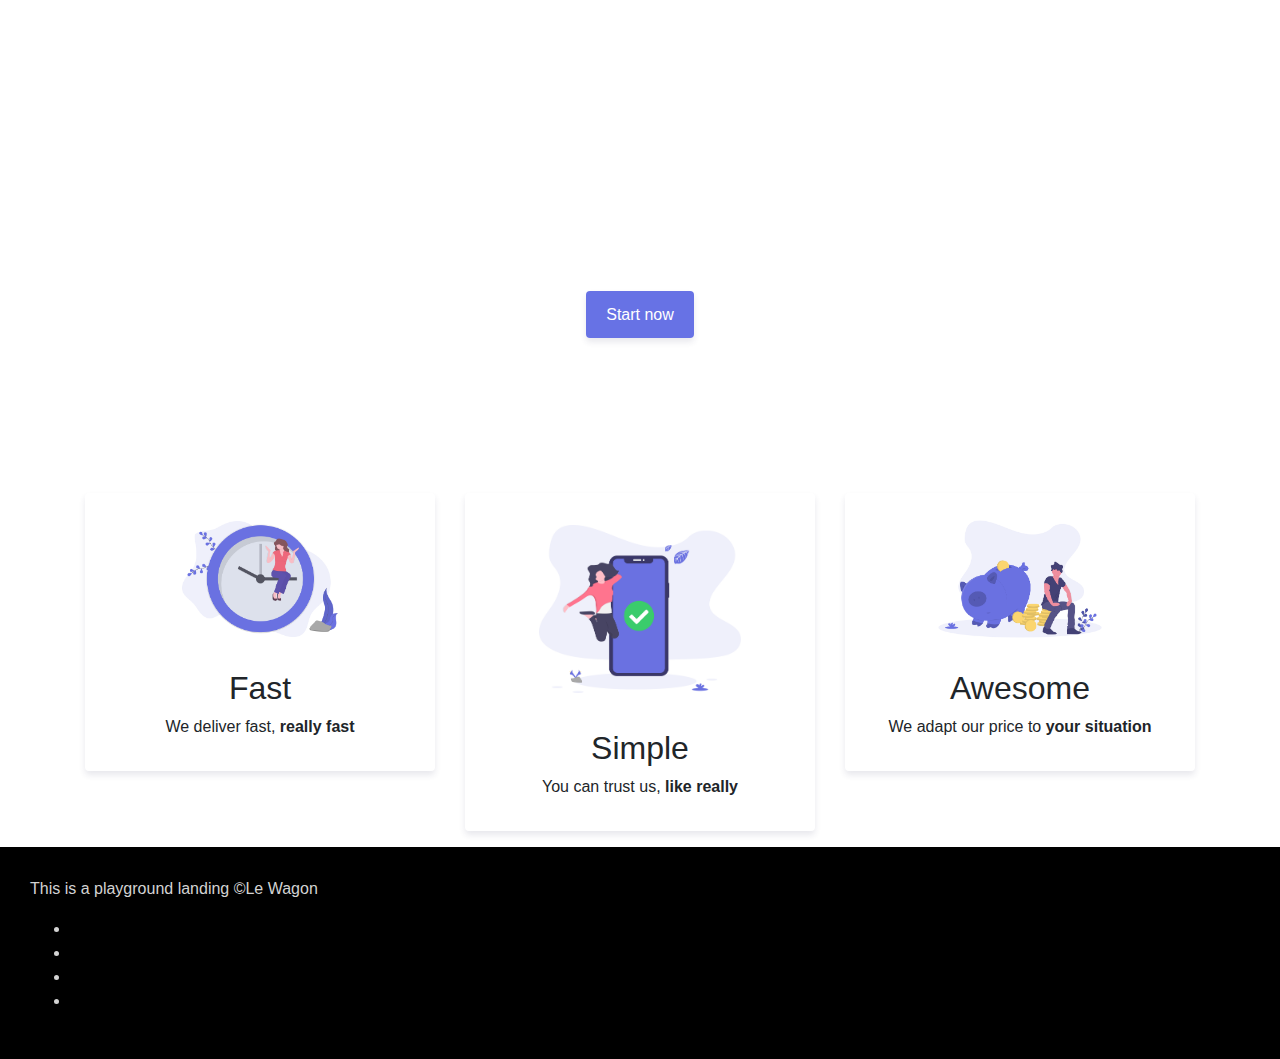
<file: index.html>
<html>
  <head>
    <meta charset="utf-8">
     <link href='style.css' rel='stylesheet'>
     <link href="https://fonts.googleapis.com/css?family=Merriweather" rel="stylesheet">
     <link rel="stylesheet" href="https://use.fontawesome.com/releases/v5.7.2/css/all.css" integrity="sha384-fnmOCqbTlWIlj8LyTjo7mOUStjsKC4pOpQbqyi7RrhN7udi9RwhKkMHpvLbHG9Sr" crossorigin="anonymous">
     <meta http-equiv="X-UA-Compatible" content="IE=edge">
  <meta name="viewport" content="width=device-width, initial-scale=1">
  <link rel="stylesheet" href="https://stackpath.bootstrapcdn.com/bootstrap/4.1.3/css/bootstrap.min.css">
<title>My playground landing</title>
</head>
 
 <body>
  	<div id="banner">
    <h1>My Product</h1>
    <p>Here you describe your value proposition...</p>
    <a href="http://www.lewagon.com" class="btn-blue">Start now</a>
</div>

<div class="container">
  <div class="row">
    <div class="col-12 col-sm-6 col-lg-4">
      <div class="card-white">
    <img src="images/fast.png" alt="picture description" height="140">
    <h2>Fast</h2>
    <p>We deliver fast, <strong>really fast</strong></p>
</div>
    </div>
    <div class="col-12 col-sm-6 col-lg-4">
      <div class="card-white">
    <img src="images/trustable.png" alt="picture description" height="200">
    <h2>Simple</h2>
    <p>You can trust us, <strong>like really</strong></p>
</div>
    </div>
    <div class="col-12 col-sm-12 col-lg-4">
      <div class="card-white">
    <img src="images/affordable.png" alt="picture description" height="140">
    <h2>Awesome</h2>
    <p>We adapt our price to <strong>your situation</strong></p>
</div>
    </div>
  </div>
</div>


<div id="footer">
    <p>This is a playground landing ©Le Wagon</p>
    <ul>
  <li><a href="#"><i class="fab fa-youtube"></i></a></li>
  <li><a href="#"><i class="fab fa-facebook-f"></i></a></li>
  <li><a href="#"><i class="fab fa-twitter"></i></a></li>
  <li><a href="#"><i class="fab fa-github"></i></a></li>
</ul>
  </div>
  </body>

</html>
</file>
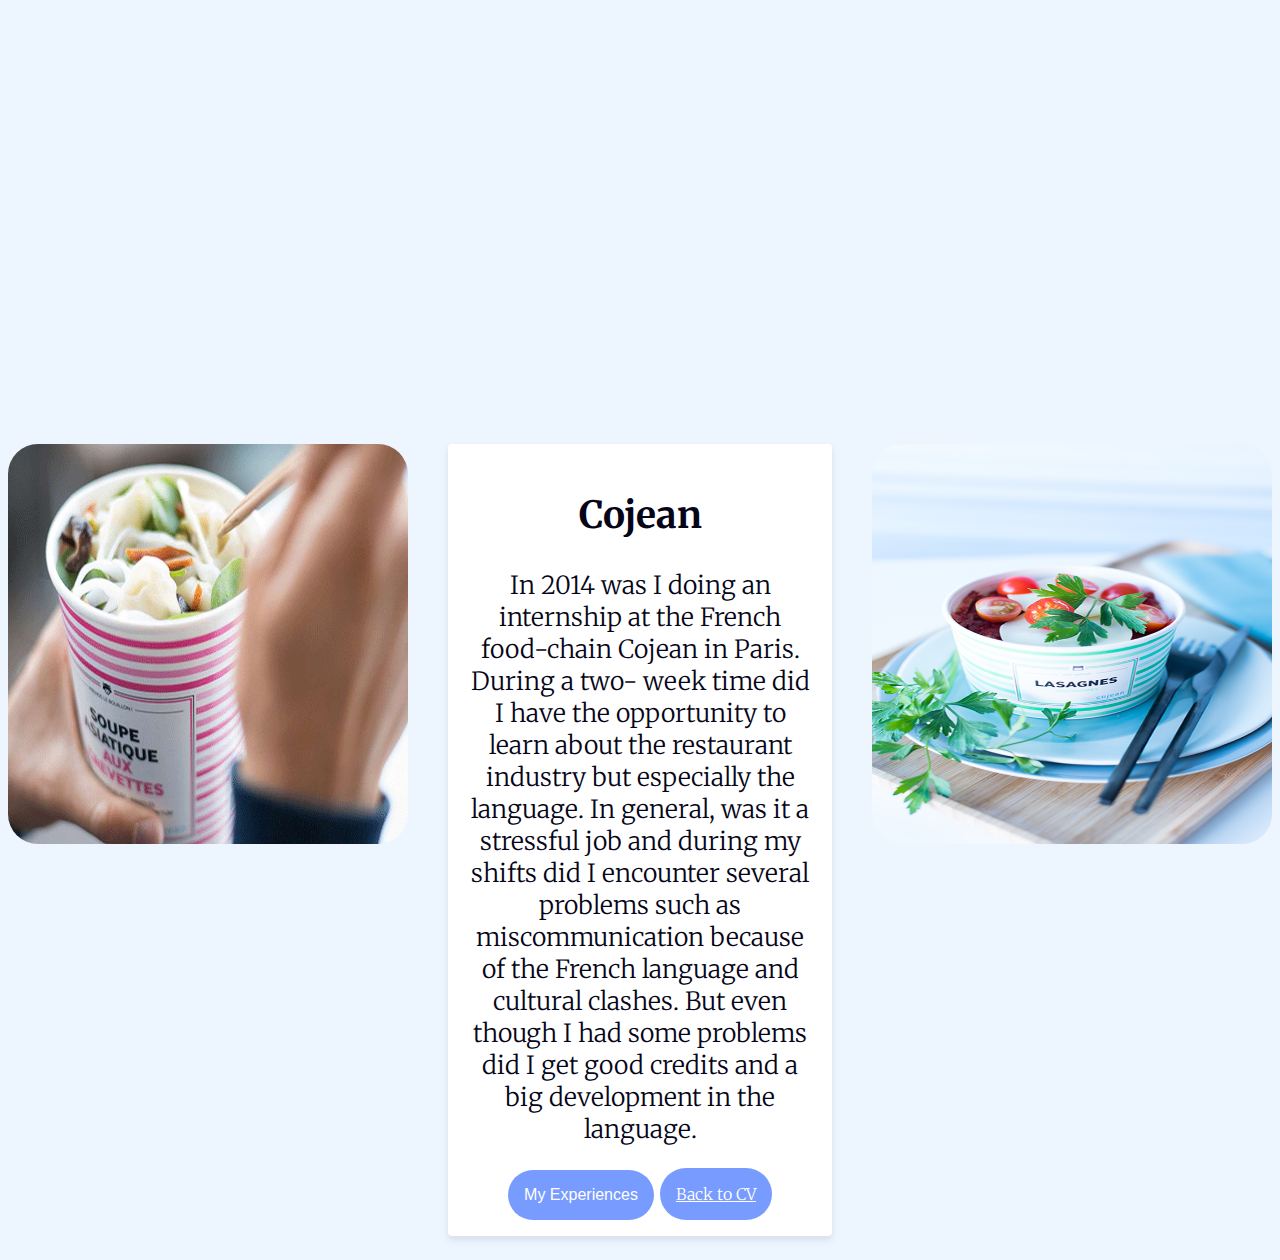
<file: CV Sublime/Cojean sida/index.html>
<!DOCTYPE html>
<html>
<head>
	 <link href='style.css' rel='stylesheet'>
     <link href="https://fonts.googleapis.com/css?family=Merriweather" rel="stylesheet">
     <link rel="stylesheet" href="https://use.fontawesome.com/releases/v5.7.2/css/all.css" integrity="sha384-fnmOCqbTlWIlj8LyTjo7mOUStjsKC4pOpQbqyi7RrhN7udi9RwhKkMHpvLbHG9Sr" crossorigin="anonymous">
     <meta http-equiv="X-UA-Compatible" content="IE=edge">

	<title>Cojean</title>
</head>
<body>
	<div id="banner">
	</div>

	<div class="flex-container">
	<div>
<img src="images/lasagnes.png" alt="picture description" class="avatar1">
</div>
	<div class="card-white">

    <h2>Cojean </h2>
    <p>In 2014 was I doing an internship at the French food-chain Cojean in Paris. During a two- week time did I have the opportunity to learn about the restaurant industry but especially the language. In general, was it a stressful job and during my shifts did I encounter several problems such as miscommunication because of the French language and cultural clashes. But even though I had some problems did I get good credits and a big development in the language.</p>
    

  <div class="dropdown">
  <button class="dropbtn">My Experiences</button>
  <div class="dropdown-content">
    <a href="file:///Users/markuspettersson/Desktop/CV%20Sublime/ÖF%20sida/index.html">Överfadder</a>
    <a href="file:///Users/markuspettersson/Desktop/CV%20Sublime/HM%20sida/index.html">H&M</a>
    <a href="file:///Users/markuspettersson/Desktop/CV%20Sublime/Kollektiveriet%20sida/index.html">Kollektiveriet</a>
    <a href="file:///Users/markuspettersson/Desktop/CV%20Sublime/Isola%20bella%20sida/index.html">Isola bella</a>
  </div>
</div>
  <a href="file:///Users/markuspettersson/Desktop/CV%20Sublime/index.html" class="btn-blue">Back to CV</a>
</div>


<div>
<img src="images/soupe.jpg" alt="picture description" class="avatar2">
</div>

</div>
</body>
</html>
</file>
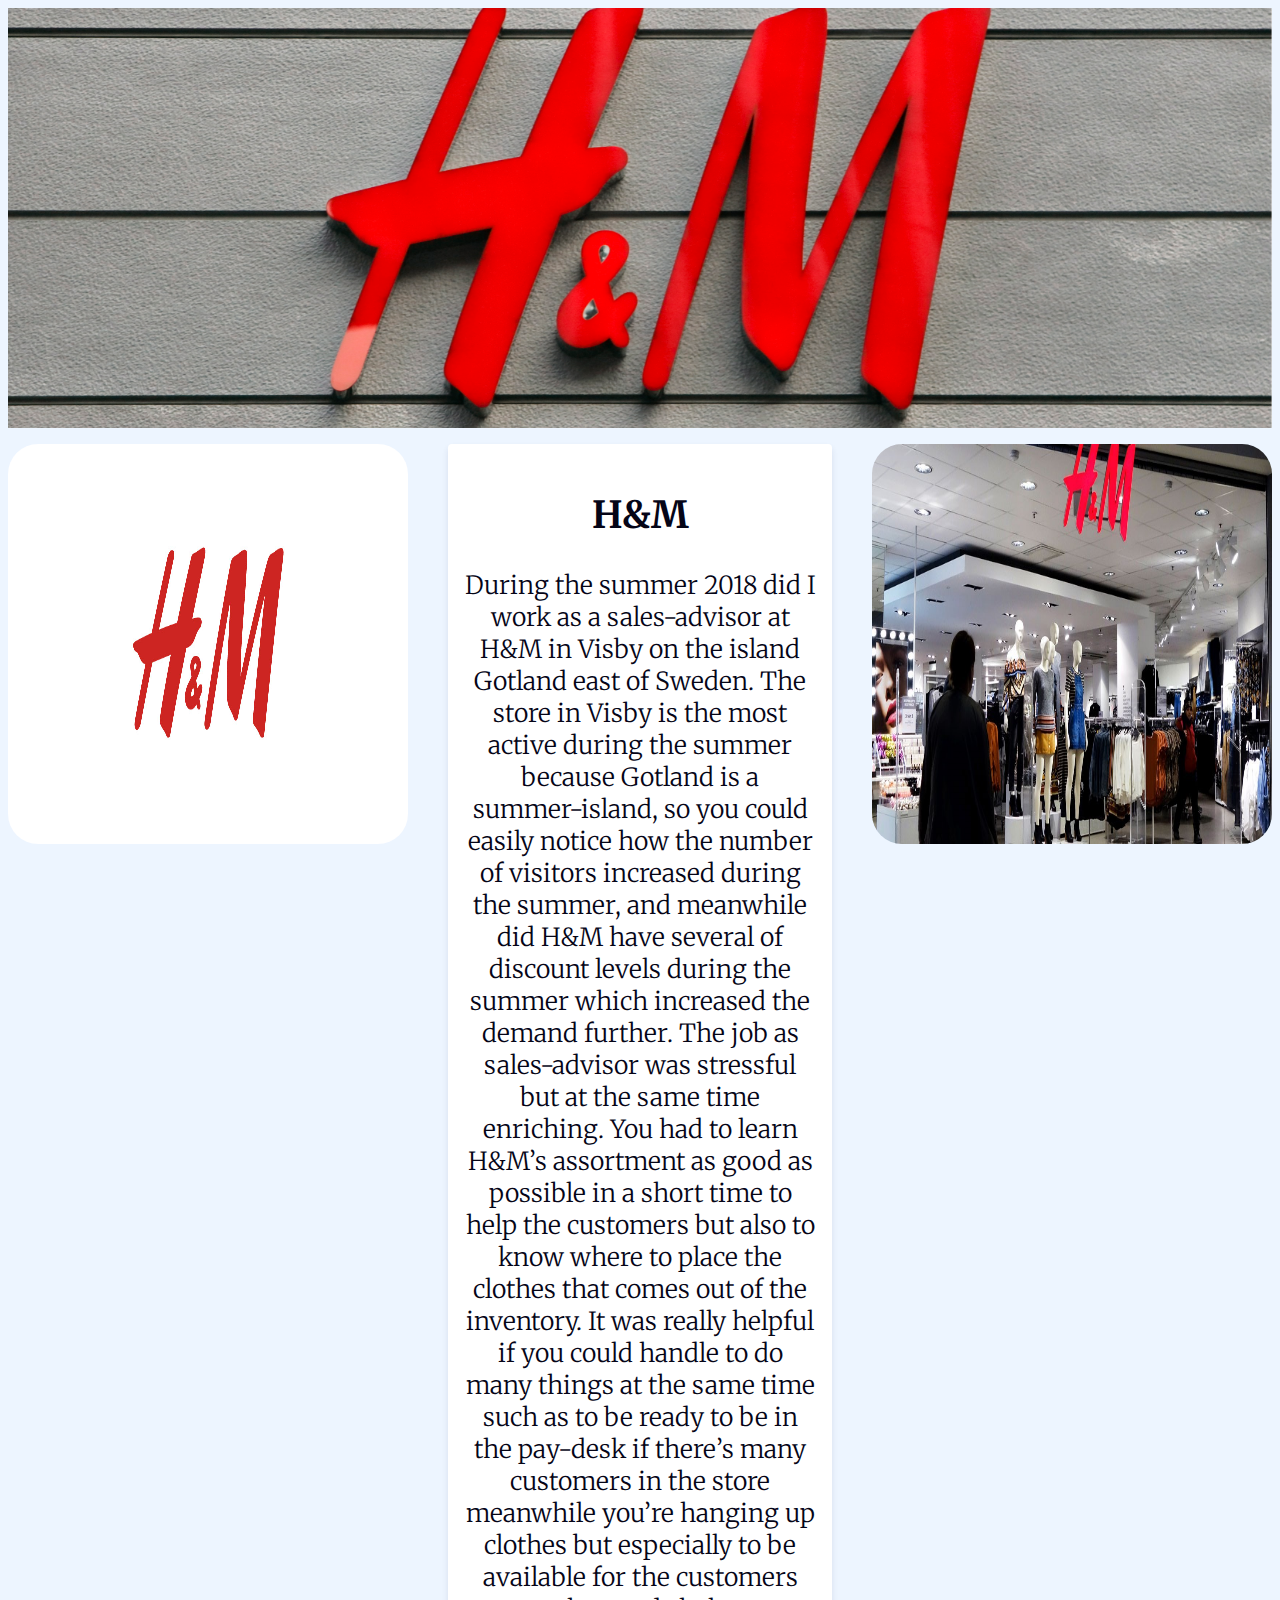
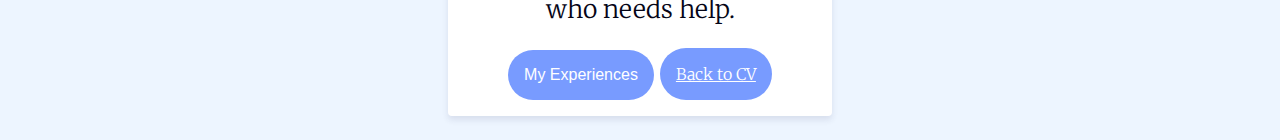
<file: CV Sublime/HM sida/index.html>
<!DOCTYPE html>
<html>
<head>
	 <link href='style.css' rel='stylesheet'>
     <link href="https://fonts.googleapis.com/css?family=Merriweather" rel="stylesheet">
     <link rel="stylesheet" href="https://use.fontawesome.com/releases/v5.7.2/css/all.css" integrity="sha384-fnmOCqbTlWIlj8LyTjo7mOUStjsKC4pOpQbqyi7RrhN7udi9RwhKkMHpvLbHG9Sr" crossorigin="anonymous">
     <meta http-equiv="X-UA-Compatible" content="IE=edge">

	<title>Cojean</title>
</head>
<body>
	<div id="banner">
	</div>

	<div class="flex-container">
	<div>
<img src="images/hm.jpg" alt="picture description" class="avatar1">
</div>
	<div class="card-white">

    <h2>H&M</h2>
    <p>During the summer 2018 did I work as a sales-advisor at H&M in Visby on the island Gotland east of Sweden. The store in Visby is the most active during the summer because Gotland is a summer-island, so you could easily notice how the number of visitors increased during the summer, and meanwhile did H&M have several of discount levels during the summer which increased the demand further. The job as sales-advisor was stressful but at the same time enriching. You had to learn H&M’s assortment as good as possible in a short time to help the customers but also to know where to place the clothes that comes out of the inventory. It was really helpful if you could handle to do many things at the same time such as to be ready to be in the pay-desk if there’s many customers in the store meanwhile you’re hanging up clothes but especially to be available for the customers who needs help.</p>
    <div class="dropdown">
      
  <button class="dropbtn">My Experiences</button>
  <div class="dropdown-content">
    <a href="file:///Users/markuspettersson/Desktop/CV%20Sublime/ÖF%20sida/index.html">Överfadder</a>
    <a href="file:///Users/markuspettersson/Desktop/CV%20Sublime/Kollektiveriet%20sida/index.html">Kollektiveriet</a>
    <a href="file:///Users/markuspettersson/Desktop/CV%20Sublime/Isola%20bella%20sida/index.html">Isola bella</a>
    <a href="file:///Users/markuspettersson/Desktop/CV%20Sublime/Cojean%20sida/index.html">Cojean</a>
  </div>
  </div>
  <a href="file:///Users/markuspettersson/Desktop/CV%20Sublime/index.html" class="btn-blue">Back to CV</a>

</div>


<div>
<img src="images/logo.jpg" alt="picture description" class="avatar2">
</div>

</div>
</body>
</html>
</file>
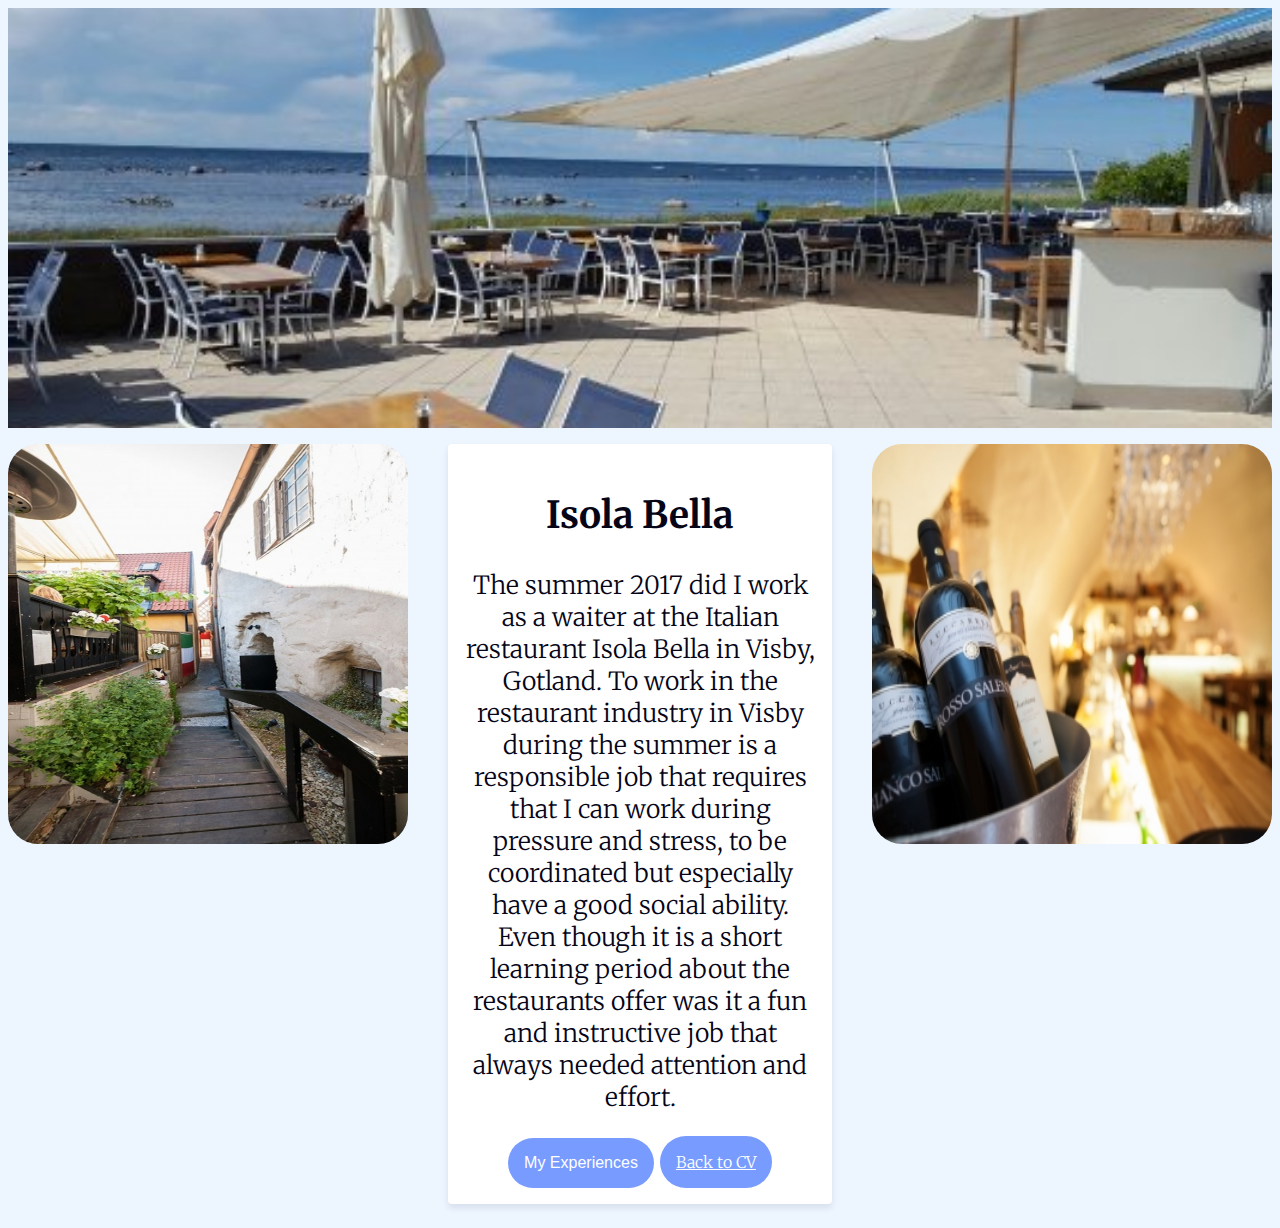
<file: CV Sublime/Isola bella sida/index.html>
<!DOCTYPE html>
<html>
<head>
	 <link href='style.css' rel='stylesheet'>
     <link href="https://fonts.googleapis.com/css?family=Merriweather" rel="stylesheet">
     <link rel="stylesheet" href="https://use.fontawesome.com/releases/v5.7.2/css/all.css" integrity="sha384-fnmOCqbTlWIlj8LyTjo7mOUStjsKC4pOpQbqyi7RrhN7udi9RwhKkMHpvLbHG9Sr" crossorigin="anonymous">
     <meta http-equiv="X-UA-Compatible" content="IE=edge">

	<title>Cojean</title>
</head>
<body>
	<div id="banner">
	</div>

	<div class="flex-container">
	<div>
<img src="images/vin.jpg" alt="picture description" class="avatar1">
</div>
	<div class="card-white">

    <h2>Isola Bella </h2>
    <p>The summer 2017 did I work as a waiter at the Italian restaurant Isola Bella in Visby, Gotland. To work in the restaurant industry in Visby during the summer is a responsible job that requires that I can work during pressure and stress, to be coordinated but especially have a good social ability. Even though it is a short learning period about the restaurants offer was it a fun and instructive job that always needed attention and effort.</p>
    <div class="dropdown">
    
  <button class="dropbtn">My Experiences</button>
  <div class="dropdown-content">
    <a href="file:///Users/markuspettersson/Desktop/CV%20Sublime/ÖF%20sida/index.html">Överfadder</a>
    <a href="file:///Users/markuspettersson/Desktop/CV%20Sublime/HM%20sida/index.html">H&M</a>
    <a href="file:///Users/markuspettersson/Desktop/CV%20Sublime/Kollektiveriet%20sida/index.html">Kollektiveriet</a>
    <a href="file:///Users/markuspettersson/Desktop/CV%20Sublime/Cojean%20sida/index.html">Cojean</a>
  </div>
  </div>
  <a href="file:///Users/markuspettersson/Desktop/CV%20Sublime/index.html" class="btn-blue">Back to CV</a>


</div>

<div>
<img src="images/restaurang.jpg" alt="picture description" class="avatar2">
</div>

</div>
</body>
</html>
</file>
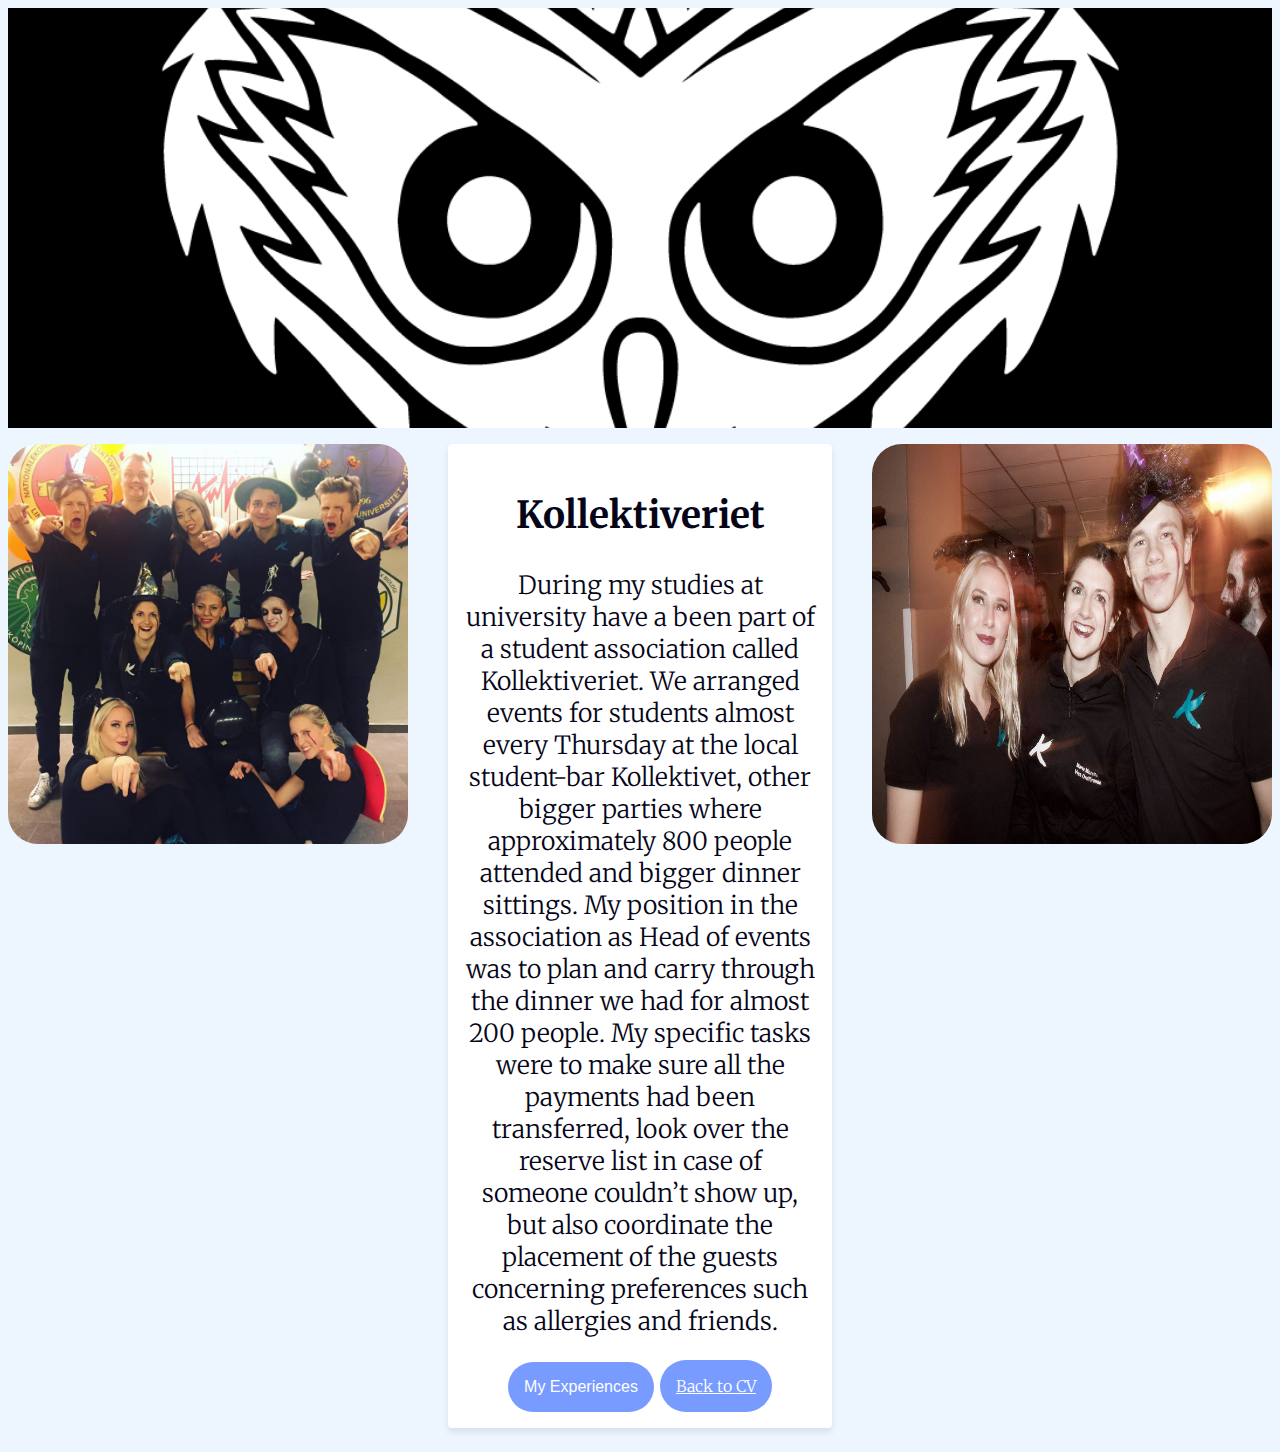
<file: CV Sublime/Kollektiveriet sida/index.html>
<!DOCTYPE html>
<html>
<head>
	 <link href='style.css' rel='stylesheet'>
     <link href="https://fonts.googleapis.com/css?family=Merriweather" rel="stylesheet">
     <link rel="stylesheet" href="https://use.fontawesome.com/releases/v5.7.2/css/all.css" integrity="sha384-fnmOCqbTlWIlj8LyTjo7mOUStjsKC4pOpQbqyi7RrhN7udi9RwhKkMHpvLbHG9Sr" crossorigin="anonymous">
     <meta http-equiv="X-UA-Compatible" content="IE=edge">

	<title>Cojean</title>
</head>
<body>
	<div id="banner">
	</div>

	<div class="flex-container">
	<div>
<img src="images/haloween.jpg" alt="picture description" class="avatar1">
</div>
	<div class="card-white">

    <h2>Kollektiveriet</h2>
    <p>During my studies at university have a been part of a student association called Kollektiveriet. We arranged events for students almost every Thursday at the local student-bar Kollektivet, other bigger parties where approximately 800 people attended and bigger dinner sittings. My position in the association as Head of events was to plan and carry through the dinner we had for almost 200 people. My specific tasks were to make sure all the payments had been transferred, look over the reserve list in case of someone couldn’t show up, but also coordinate the placement of the guests concerning preferences such as allergies and friends.</p>
    <div class="dropdown">
      
  <button class="dropbtn">My Experiences</button>
  <div class="dropdown-content">
    <a href="file:///Users/markuspettersson/Desktop/CV%20Sublime/ÖF%20sida/index.html">Överfadder</a>
    <a href="file:///Users/markuspettersson/Desktop/CV%20Sublime/HM%20sida/index.html">H&M</a>
    <a href="file:///Users/markuspettersson/Desktop/CV%20Sublime/Isola%20bella%20sida/index.html">Isola bella</a>
    <a href="file:///Users/markuspettersson/Desktop/CV%20Sublime/Cojean%20sida/index.html">Cojean</a>
  </div>
  </div>
  <a href="file:///Users/markuspettersson/Desktop/CV%20Sublime/index.html" class="btn-blue">Back to CV</a>
</div>


<div>
<img src="images/groupe.jpg" alt="picture description" class="avatar2">
</div>

</div>
</body>
</html>
</file>
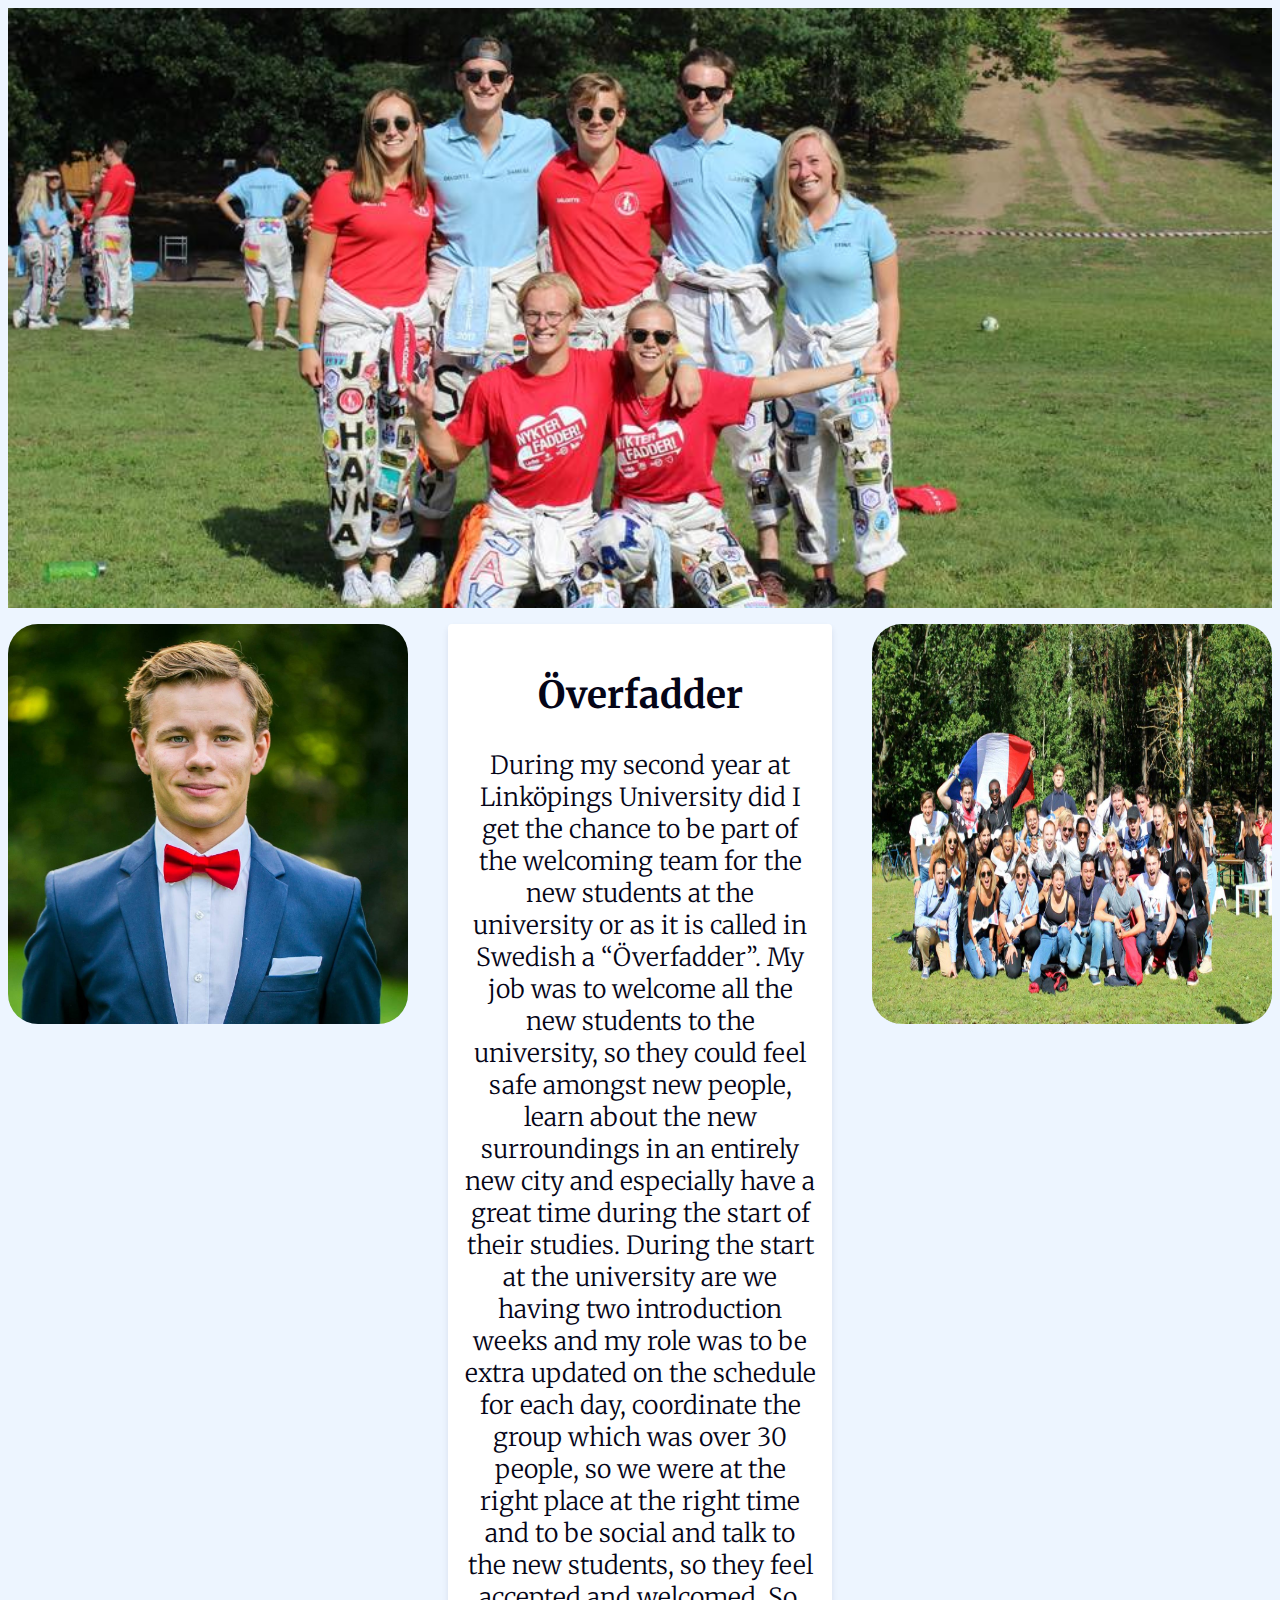
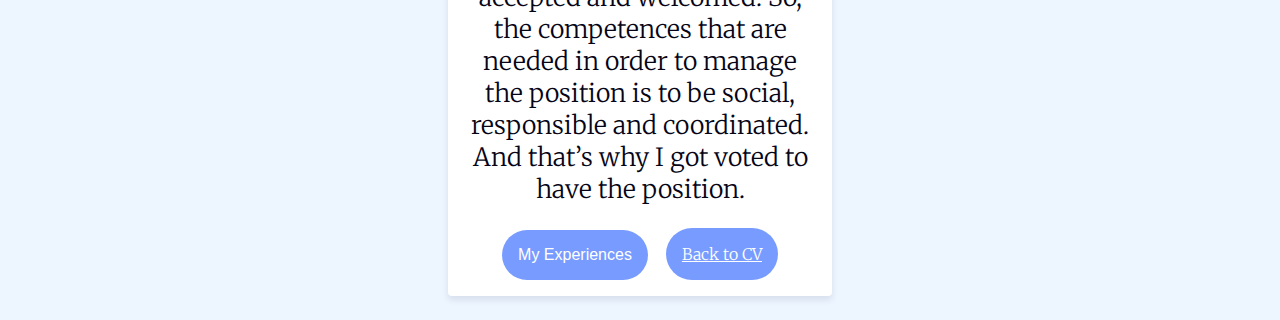
<file: CV Sublime/ÖF sida/index.html>
<!DOCTYPE html>
<html>
<head>
	 <link href='style.css' rel='stylesheet'>
     <link href="https://fonts.googleapis.com/css?family=Merriweather" rel="stylesheet">
     <link rel="stylesheet" href="https://use.fontawesome.com/releases/v5.7.2/css/all.css" integrity="sha384-fnmOCqbTlWIlj8LyTjo7mOUStjsKC4pOpQbqyi7RrhN7udi9RwhKkMHpvLbHG9Sr" crossorigin="anonymous">
     <meta http-equiv="X-UA-Compatible" content="IE=edge">

	<title>Överfadder</title>
</head>
<body>
	<div id="banner">
	</div>

	<div class="flex-container">
	<div>
<img src="images/franska.jpg" alt="picture description" class="avatar1">
</div>
	<div class="card-white">

    <h2>Överfadder</h2>
    <p>During my second year at Linköpings University did I get the chance to be part of the welcoming team for the new students at the university or as it is called in Swedish a “Överfadder”. My job was to welcome all the new students to the university, so they could feel safe amongst new people, learn about the new surroundings in an entirely new city and especially have a great time during the start of their studies. During the start at the university are we having two introduction weeks and my role was to be extra updated on the schedule for each day, coordinate the group which was over 30 people, so we were at the right place at the right time and to be social and talk to the new students, so they feel accepted and welcomed. So, the competences that are needed in order to manage the position is to be social, responsible and coordinated. And that’s why I got voted to have the position.</p>
    <div class="dropdown">
      
  <button class="dropbtn">My Experiences</button>
  <div class="dropdown-content">
    <a href="file:///Users/markuspettersson/Desktop/CV%20Sublime/HM%20sida/index.html">H&M</a>
    <a href="file:///Users/markuspettersson/Desktop/CV%20Sublime/Kollektiveriet%20sida/index.html">Kollektiveriet</a>
    <a href="file:///Users/markuspettersson/Desktop/CV%20Sublime/Isola%20bella%20sida/index.html">Isola bella</a>
    <a href="file:///Users/markuspettersson/Desktop/CV%20Sublime/Cojean%20sida/index.html">Cojean</a>
  </div>
  </div>
  <a href="file:///Users/markuspettersson/Desktop/CV%20Sublime/index.html" class="btn-blue">Back to CV</a>


</div>

<div>
<img src="images/bild.jpg" alt="picture description" class="avatar2">
</div>

</div>
</body>
</html>
</file>
<file: style.css>
body{
  background: rgb(255,232,209);
  color: rgb(5,5,23);
  font-size: 25px;
  font-family: 'Merriweather', serif;
  font-weight: lighter;
}
h1{
font-family: 'Merriweather', serif;
color: white;
  font-weight: bolder;
  font-size: 30px;
}
h2 {
  font-family: 'Merriweather', serif;
  color: white;
  font-weight: lighter;
  font-size: 15px;
}
a {
  color: blue;
}
a:hover {
  text-decoration: underline
  font-weight:bolder;
  color: purple;
}

#banner{
  text-align: center;
  background-image: url("https://picsum.photos/g/200/300");
  background-size: contain;
  background-position: center;
  padding: 150px 0;
  color: white;
}
#banner h1 {
  font-size: 50px;
}
#banner p {
  margin-bottom: 40px;
  opacity: 0.8;
  font-size: 30px;
  font-weight: lighter;
}
#footer{
  padding: 30px;
  background-color: black;
  color: lightgrey;
}
.card-white {
  background-color: white;
  border-radius: 4px;
  text-align: center;
  box-shadow: 0 4px 6px rgba(50,50,93,.11);
  padding: 16px;
  margin: 16px 0px;
}
.card-white img {
  margin-bottom: 20px;
}

.btn-blue {
  color: white;
  background-color: #6772e5;
  border-radius: 4px;
  box-shadow: 0 4px 6px rgba(50,50,93,.11);
  padding: 15px 20px;
}

.btn-blue:hover {
  background-color: #7795f8;
  color: white;
}

#footer a {
  color: lightgrey;
  font-size: 32px;
}
#footer a:hover {
  color: white;
}
</file>
<file: CV Sublime/Cojean sida/style.css>
#banner{
  text-align: center;
  background-image: url(https://media-cdn.tripadvisor.com/media/photo-s/11/8c/3d/df/une-nourriture-saine.jpg);
  background-size: cover;
  background-position: center;
  padding: 10px 0;
  color: white;
  height: 400px; 
}

body{
  background: #EDF5FF;
  color: rgb(5,5,23);
  font-size: 25px;
  font-family: 'Merriweather', serif;
  font-weight: lighter;
}

#banner h1{
  font-size: 50px;
}

#banner p {
  margin-bottom: 40px;
  opacity: 0.8;
  font-size: 30px;
  font-weight: lighter;

}

.card-white {
  background-color: white;
  border-radius: 4px;
  text-align: center;
  box-shadow: 0 4px 6px rgba(50,50,93,.11);
  padding: 16px;
  margin: 16px 0px;
 	margin-left: 40px;
 	margin-right: 40px;
}

.card-white img {
  margin-bottom: 20px;
}

.flex-container{
	display: flex;
	flex-direction: row-reverse;
  justify-content: space-around;
}

.avatar1{
	height: 400px;
	width: 400px;
	margin-top: 16px;
	border-radius: 30px;
}

.avatar2{
	height: 400px;
	width: 400px;
	margin-top: 16px;
	border-radius: 30px;
}

.dropbtn {
  background-color: #789BFF;
  color: white;
  padding: 16px;
  font-size: 16px;
  border: none;
  cursor: pointer;
  border-radius: 50px;
  transition: all 0.4s ease;
}

.dropdown {
  position: relative;
  display: inline-block;
}

.dropdown-content {
  display: none;
  position: absolute;
  background-color: #f9f9f9;
  min-width: 160px;
  box-shadow: 0px 8px 16px 0px rgba(0,0,0,0.2);
  z-index: 1;
}

.dropdown-content a {
  color: black;
  padding: 12px 16px;
  text-decoration: none;
  display: block;
}


.dropdown-content a:hover {background-color: #EDF5FF}

.dropdown:hover .dropdown-content {
  display: block;
}

.dropdown:hover .dropbtn {
  background-color: #C8EDFF;
}

.btn-blue {
  background-color: #789BFF;
  color: white;
  padding: 16px;
  font-size: 16px;
  border-radius: 50px;
  transition: all 0.4s ease;
}

.btn-blue:hover {
  background-color: #C8EDFF;
}
</file>
<file: CV Sublime/HM sida/style.css>
#banner{
  text-align: center;
  background-image: url(images/H&M.jpg);
  background-size: cover;
  background-position: center;
  padding: 10px 0;
  color: white;
  height: 400px; 
}

body{
  background: #EDF5FF;
  color: rgb(5,5,23);
  font-size: 25px;
  font-family: 'Merriweather', serif;
  font-weight: lighter;
}

#banner h1{
  font-size: 50px;
}

#banner p {
  margin-bottom: 40px;
  opacity: 0.8;
  font-size: 30px;
  font-weight: lighter;

}

.card-white {
  background-color: white;
  border-radius: 4px;
  text-align: center;
  box-shadow: 0 4px 6px rgba(50,50,93,.11);
  padding: 16px;
  margin: 16px 0px;
 	margin-left: 40px;
 	margin-right: 40px;
}

.card-white img {
  margin-bottom: 20px;
}

.flex-container{
	display: flex;
	flex-direction: row-reverse;
  justify-content: space-around;
}

.avatar1{
	height: 400px;
	width: 400px;
	margin-top: 16px;
	border-radius: 30px;
}

.avatar2{
	height: 400px;
	width: 400px;
	margin-top: 16px;
	border-radius: 30px;
}


.dropbtn {
  background-color: #789BFF;
  color: white;
  padding: 16px;
  font-size: 16px;
  border: none;
  cursor: pointer;
  border-radius: 50px;
  transition: all 0.4s ease;
}


.dropdown {
  position: relative;
  display: inline-block;
}


.dropdown-content {
  display: none;
  position: absolute;
  background-color: #f9f9f9;
  min-width: 160px;
  box-shadow: 0px 8px 16px 0px rgba(0,0,0,0.2);
  z-index: 1;
  
}


.dropdown-content a {
  color: black;
  padding: 12px 16px;
  text-decoration: none;
  display: block;
}


.dropdown-content a:hover {background-color: #EDF5FF}


.dropdown:hover .dropdown-content {
  display: block;
}


.dropdown:hover .dropbtn {
  background-color: #C8EDFF;
}

.btn-blue {
  background-color: #789BFF;
  color: white;
  padding: 16px;
  font-size: 16px;
  border-radius: 50px;
  transition: all 0.4s ease;
}

.btn-blue:hover {
  background-color: #C8EDFF;
}
</file>
<file: CV Sublime/Isola bella sida/style.css>
#banner{
  text-align: center;
  background-image: url(images/ute.jpg);
  background-size: cover;
  background-position: center;
  padding: 10px 0;
  color: white;
  height: 400px; 
}

body{
  background: #EDF5FF;
  color: rgb(5,5,23);
  font-size: 25px;
  font-family: 'Merriweather', serif;
  font-weight: lighter;
}

#banner h1{
  font-size: 50px;
}

#banner p {
  margin-bottom: 40px;
  opacity: 0.8;
  font-size: 30px;
  font-weight: lighter;

}

.card-white {
  background-color: white;
  border-radius: 4px;
  text-align: center;
  box-shadow: 0 4px 6px rgba(50,50,93,.11);
  padding: 16px;
  margin: 16px 0px;
 	margin-left: 40px;
 	margin-right: 40px;
}

.card-white img {
  margin-bottom: 20px;
}

.flex-container{
	display: flex;
	flex-direction: row-reverse;
  justify-content: space-around;
}

.avatar1{
	height: 400px;
	width: 400px;
	margin-top: 16px;
	border-radius: 30px;
}

.avatar2{
	height: 400px;
	width: 400px;
	margin-top: 16px;
	border-radius: 30px;
}


.dropbtn {
  background-color: #789BFF;
  color: white;
  padding: 16px;
  font-size: 16px;
  border: none;
  cursor: pointer;
  border-radius: 50px;
  transition: all 0.4s ease;
}


.dropdown {
  position: relative;
  display: inline-block;
}


.dropdown-content {
  display: none;
  position: absolute;
  background-color: #f9f9f9;
  min-width: 160px;
  box-shadow: 0px 8px 16px 0px rgba(0,0,0,0.2);
  z-index: 1;
  
}


.dropdown-content a {
  color: black;
  padding: 12px 16px;
  text-decoration: none;
  display: block;
}


.dropdown-content a:hover {background-color: #EDF5FF}


.dropdown:hover .dropdown-content {
  display: block;
}


.dropdown:hover .dropbtn {
  background-color: #C8EDFF;
}

.btn-blue {
  background-color: #789BFF;
  color: white;
  padding: 16px;
  font-size: 16px;
  border-radius: 50px;
  transition: all 0.4s ease;
}

.btn-blue:hover {
  background-color: #C8EDFF;
}
</file>
<file: CV Sublime/Kollektiveriet sida/style.css>
#banner{
  text-align: center;
  background-image: url(images/logga.png);
  background-size: cover;
  background-position: center;
  padding: 10px 0;
  color: white;
  height: 400px; 
}

body{
  background: #EDF5FF;
  color: rgb(5,5,23);
  font-size: 25px;
  font-family: 'Merriweather', serif;
  font-weight: lighter;
}

#banner h1{
  font-size: 50px;
}

#banner p {
  margin-bottom: 40px;
  opacity: 0.8;
  font-size: 30px;
  font-weight: lighter;

}

.card-white {
  background-color: white;
  border-radius: 4px;
  text-align: center;
  box-shadow: 0 4px 6px rgba(50,50,93,.11);
  padding: 16px;
  margin: 16px 0px;
 	margin-left: 40px;
 	margin-right: 40px;
}

.card-white img {
  margin-bottom: 20px;
}

.flex-container{
	display: flex;
	flex-direction: row-reverse;
  justify-content: space-around;
}

.avatar1{
	height: 400px;
	width: 400px;
	margin-top: 16px;
	border-radius: 30px;
}

.avatar2{
	height: 400px;
	width: 400px;
	margin-top: 16px;
	border-radius: 30px;
}


.dropbtn {
  background-color: #789BFF;
  color: white;
  padding: 16px;
  font-size: 16px;
  border: none;
  cursor: pointer;
  transition: all 0.4s ease;
  border-radius: 50px;
}


.dropdown {
  position: relative;
  display: inline-block;
}


.dropdown-content {
  display: none;
  position: absolute;
  background-color: #f9f9f9;
  min-width: 160px;
  box-shadow: 0px 8px 16px 0px rgba(0,0,0,0.2);
  z-index: 1;
  
}


.dropdown-content a {
  color: black;
  padding: 12px 16px;
  text-decoration: none;
  display: block;
}


.dropdown-content a:hover {background-color: #EDF5FF}


.dropdown:hover .dropdown-content {
  display: block;
}


.dropdown:hover .dropbtn {
  background-color: #C8EDFF;
}

.btn-blue {
  background-color: #789BFF;
  color: white;
  padding: 16px;
  font-size: 16px;
  border-radius: 50px;
  transition: all 0.4s ease;
}

.btn-blue:hover {
  background-color: #C8EDFF;
}
</file>
<file: CV Sublime/ÖF sida/style.css>
#banner{
  text-align: center;
  background-image: url(images/sprek.jpg);
  background-size: cover;
  background-position: center;
  padding: 100px 0;
  color: white;
  height: 400px; 
}

body{
  background: #EDF5FF;
  color: rgb(5,5,23);
  font-size: 25px;
  font-family: 'Merriweather', serif;
  font-weight: lighter;
}

#banner h1{
  font-size: 50px;
}

#banner p {
  margin-bottom: 40px;
  opacity: 0.8;
  font-size: 30px;
  font-weight: lighter;

}

.card-white {
  background-color: white;
  border-radius: 4px;
  text-align: center;
  box-shadow: 0 4px 6px rgba(50,50,93,.11);
  padding: 16px;
  margin: 16px 0px;
 	margin-left: 40px;
 	margin-right: 40px;
}

.card-white img {
  margin-bottom: 20px;
}

.flex-container{
	display: flex;
	flex-direction: row-reverse;
  justify-content: space-around;
}

.avatar1{
	height: 400px;
	width: 400px;
	margin-top: 16px;
	border-radius: 30px;
}

.avatar2{
	height: 400px;
	width: 400px;
	margin-top: 16px;
	border-radius: 30px;
}


.dropbtn {
  background-color: #789BFF;
  color: white;
  padding: 16px;
  font-size: 16px;
  border: none;
  cursor: pointer;
  border-radius: 50px;
  transition: all 0.4s ease;
}

.dropdown {
  position: relative;
  display: inline-block;
}


.dropdown-content {
  display: none;
  position: absolute;
  background-color: #f9f9f9;
  min-width: 160px;
  box-shadow: 0px 8px 16px 0px rgba(0,0,0,0.2);
  z-index: 1;
  
}


.dropdown-content a {
  color: black;
  padding: 12px 16px;
  text-decoration: none;
  display: block;
}


.dropdown-content a:hover {background-color: #EDF5FF}


.dropdown:hover .dropdown-content {
  display: block;
}


.dropdown:hover .dropbtn {
  background-color: #C8EDFF;
}

.btn-blue {
  background-color: #789BFF;
  color: white;
  padding: 16px;
  font-size: 16px;
  border-radius: 50px;
  margin-left: 12px;
  transition: all 0.4s ease;
}

.btn-blue:hover {
  background-color: #C8EDFF;
}
</file>
